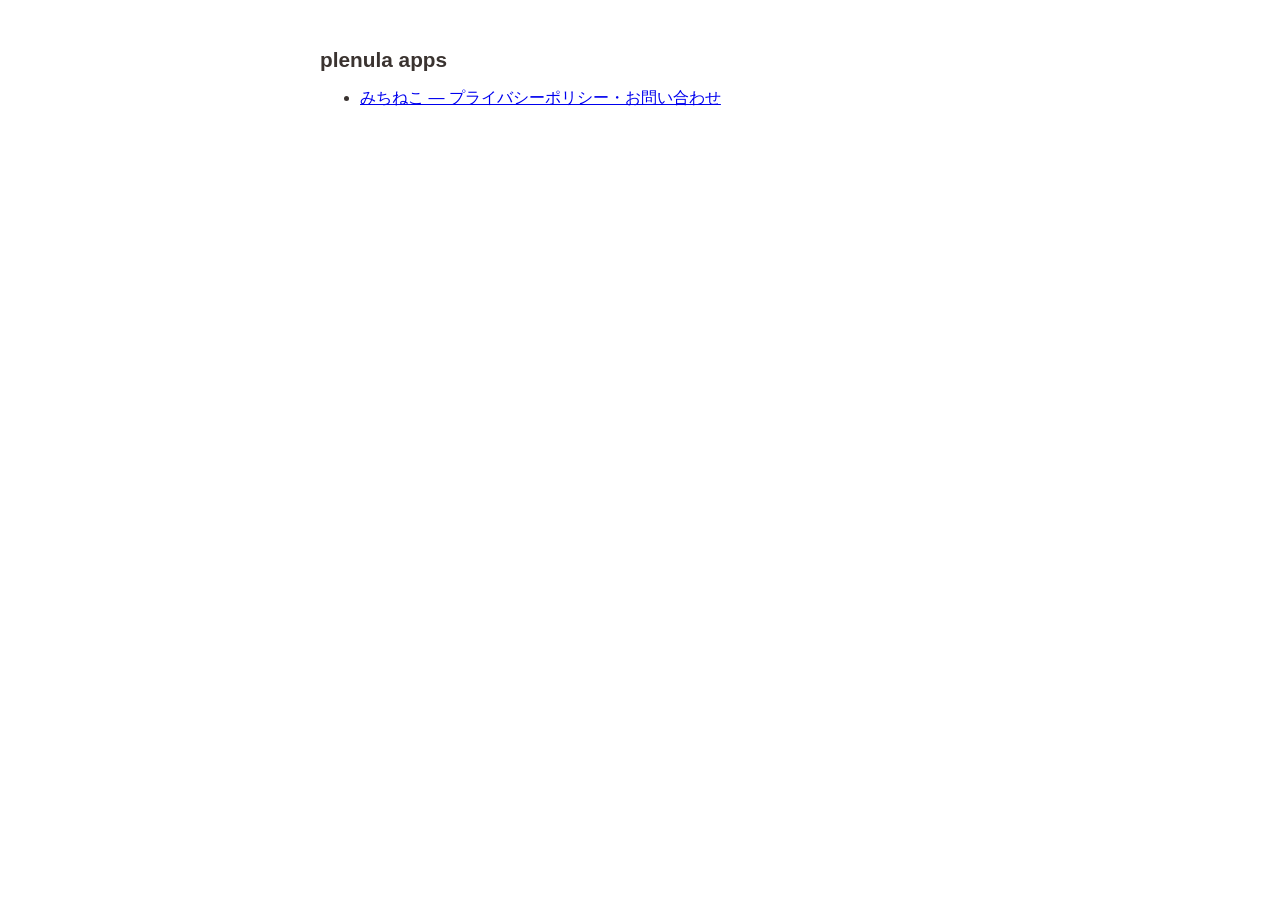
<file: index.html>
<!doctype html>
<html lang="ja">
<meta charset="utf-8">
<meta name="viewport" content="width=device-width, initial-scale=1">
<title>plenula apps</title>
<body style="font-family:-apple-system,'Hiragino Sans',sans-serif;max-width:640px;margin:3rem auto;padding:0 1rem;color:#3a3330;">
<h1 style="font-size:1.3rem;">plenula apps</h1>
<ul>
  <li><a href="./michineko/">みちねこ — プライバシーポリシー・お問い合わせ</a></li>
</ul>
</body>
</html>
</file>
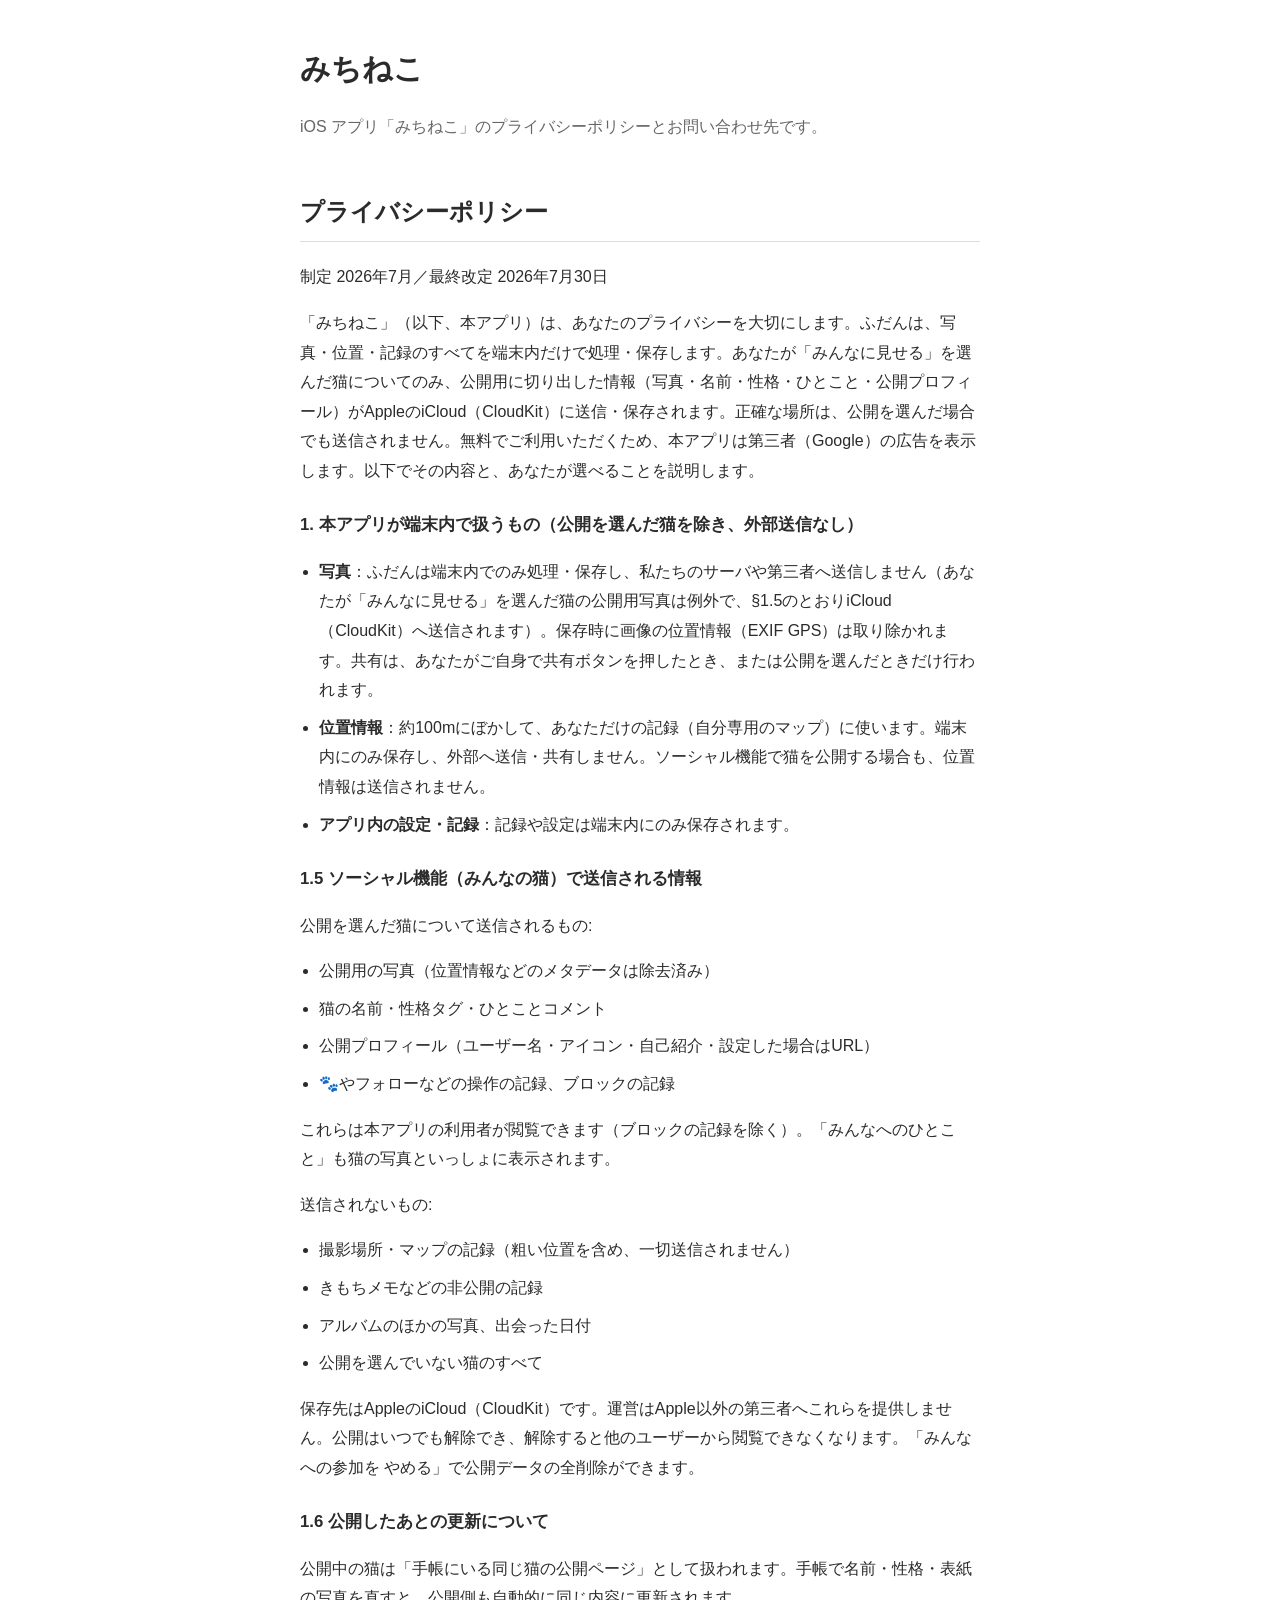
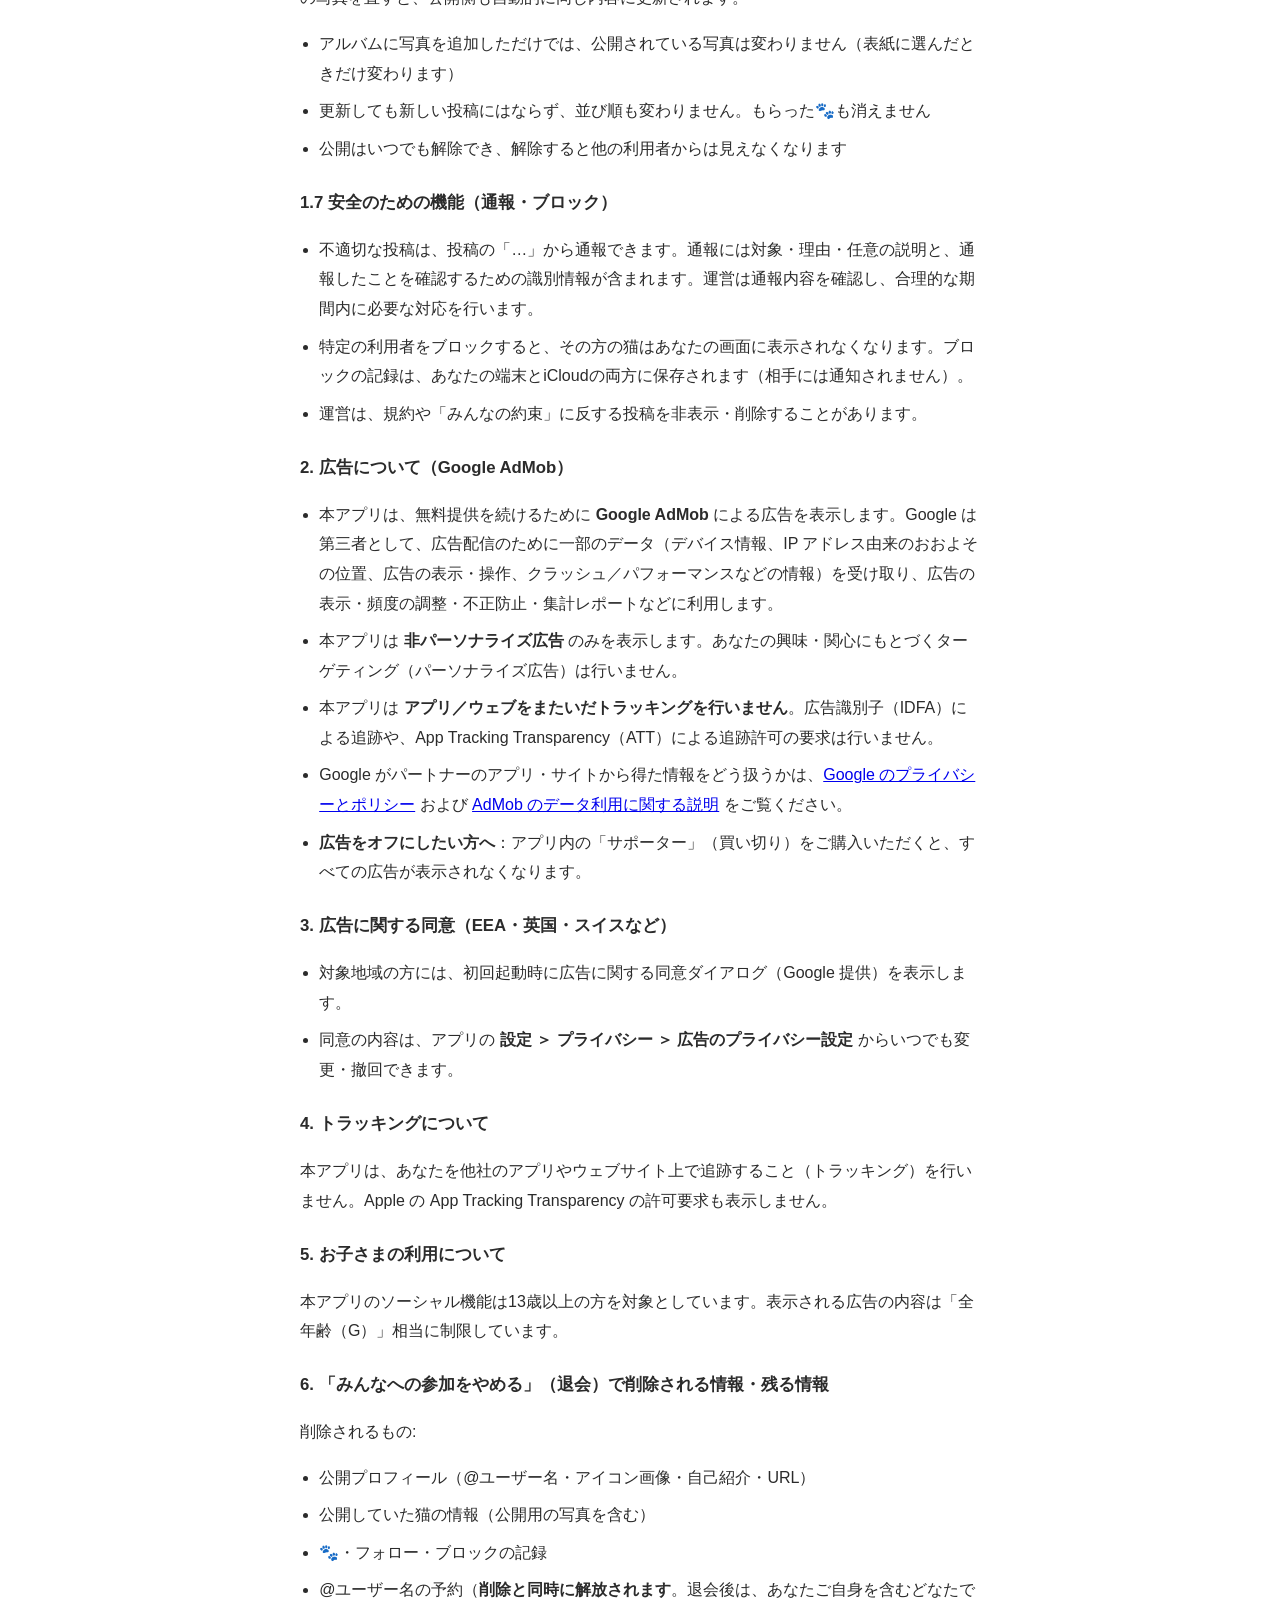
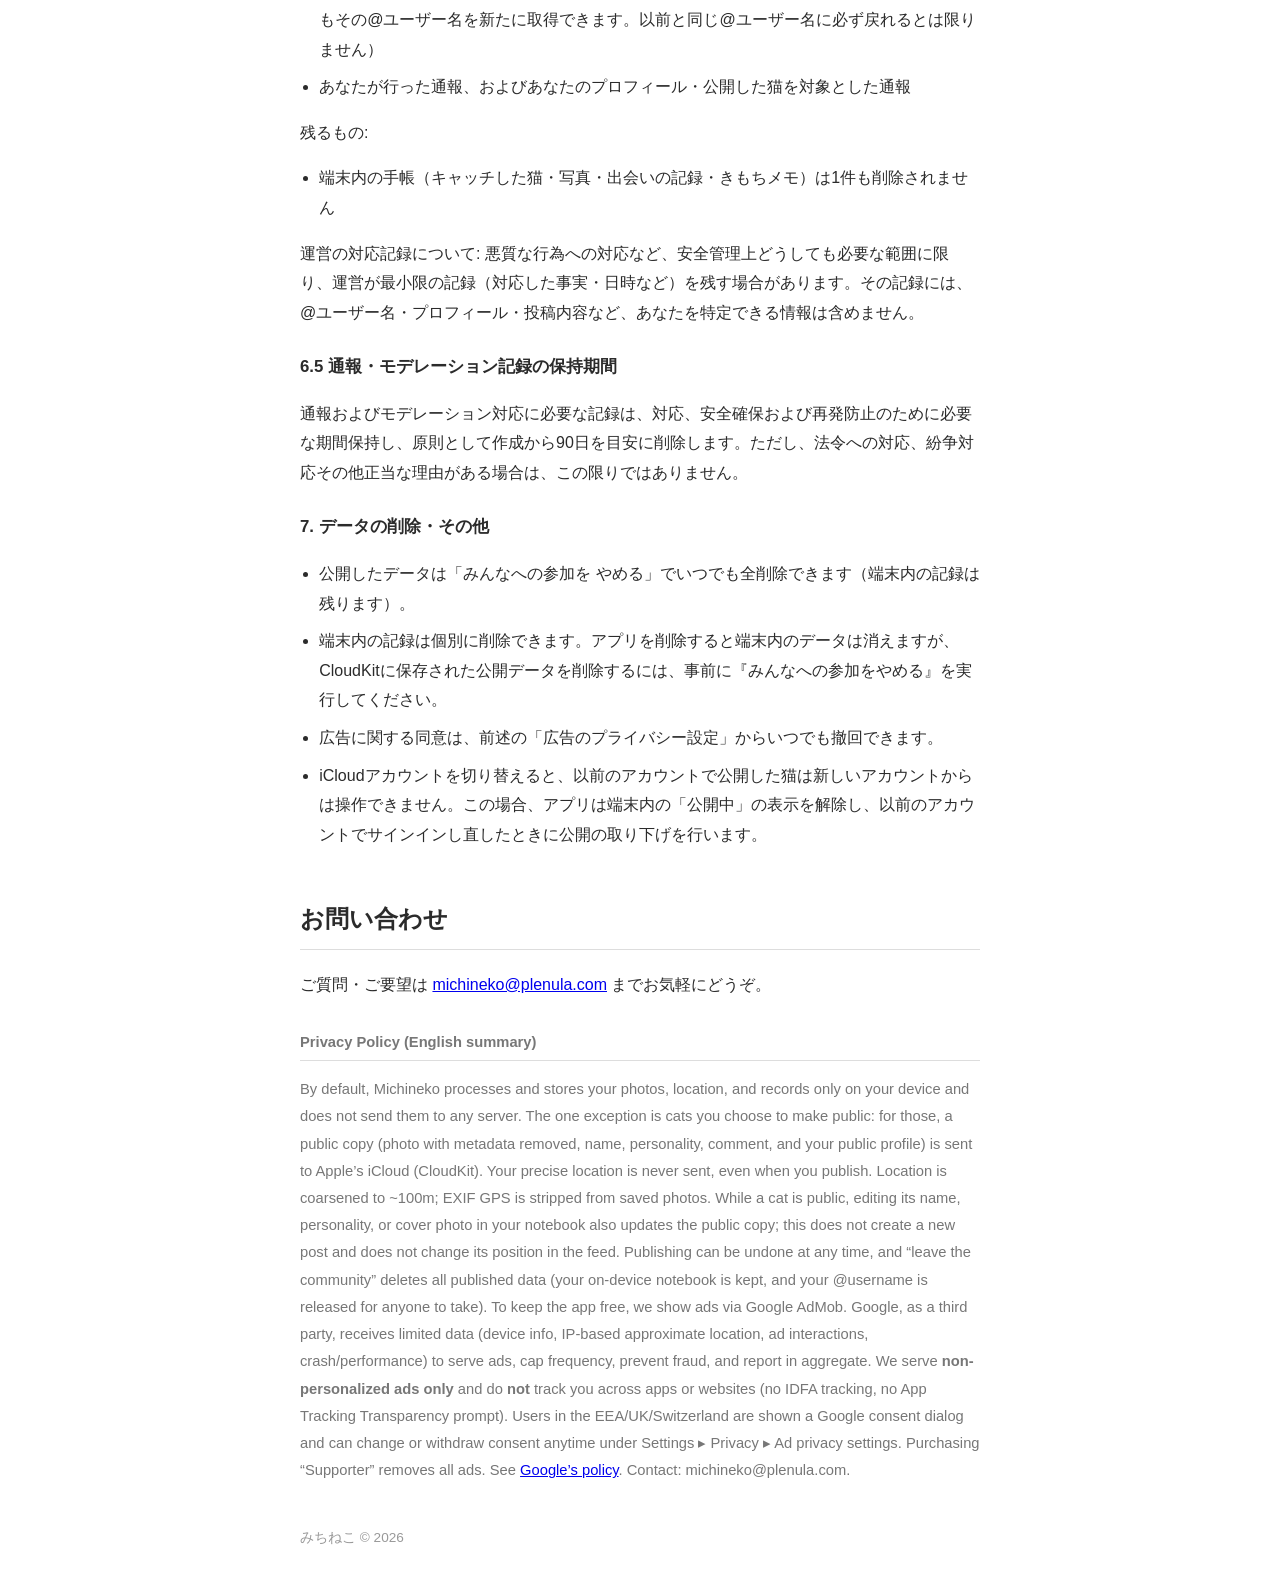
<file: michineko/index.html>
<!DOCTYPE html>
<html lang="ja">
<head>
<meta charset="UTF-8">
<meta name="viewport" content="width=device-width, initial-scale=1">
<title>みちねこ｜プライバシーポリシー・お問い合わせ</title>
<style>
  :root { color-scheme: light dark; }
  body { font-family: -apple-system, "Hiragino Sans", sans-serif; max-width: 680px;
         margin: 40px auto; padding: 0 20px; line-height: 1.85; color: #2b2b2b; }
  @media (prefers-color-scheme: dark){ body{ color:#e8e8e8; background:#1c1c1e; } a{ color:#7fb0e0 } }
  h1 { font-size: 1.9rem; margin-bottom: .2em; }
  h2 { margin-top: 2em; border-bottom: 1px solid #ddd; padding-bottom: .3em; }
  h3 { margin-top: 1.4em; font-size: 1.05rem; }
  .lead { color: #666; }
  ul { padding-left: 1.2em; }
  li { margin: .5em 0; }
  .en { color: #777; font-size: .92rem; }
  footer { color: #999; font-size: .85rem; margin-top: 3em; }
</style>
</head>
<body>
  <h1>みちねこ</h1>
  <p class="lead">iOS アプリ「みちねこ」のプライバシーポリシーとお問い合わせ先です。</p>

  <h2>プライバシーポリシー</h2>
  <p>制定 2026年7月／最終改定 2026年7月30日</p>
  <p>「みちねこ」（以下、本アプリ）は、あなたのプライバシーを大切にします。ふだんは、写真・位置・記録のすべてを端末内だけで処理・保存します。あなたが「みんなに見せる」を選んだ猫についてのみ、公開用に切り出した情報（写真・名前・性格・ひとこと・公開プロフィール）がAppleのiCloud（CloudKit）に送信・保存されます。正確な場所は、公開を選んだ場合でも送信されません。無料でご利用いただくため、本アプリは第三者（Google）の広告を表示します。以下でその内容と、あなたが選べることを説明します。</p>

  <h3>1. 本アプリが端末内で扱うもの（公開を選んだ猫を除き、外部送信なし）</h3>
  <ul>
    <li><b>写真</b>：ふだんは端末内でのみ処理・保存し、私たちのサーバや第三者へ送信しません（あなたが「みんなに見せる」を選んだ猫の公開用写真は例外で、§1.5のとおりiCloud（CloudKit）へ送信されます）。保存時に画像の位置情報（EXIF GPS）は取り除かれます。共有は、あなたがご自身で共有ボタンを押したとき、または公開を選んだときだけ行われます。</li>
    <li><b>位置情報</b>：約100mにぼかして、あなただけの記録（自分専用のマップ）に使います。端末内にのみ保存し、外部へ送信・共有しません。ソーシャル機能で猫を公開する場合も、位置情報は送信されません。</li>
    <li><b>アプリ内の設定・記録</b>：記録や設定は端末内にのみ保存されます。</li>
  </ul>

  <h3>1.5 ソーシャル機能（みんなの猫）で送信される情報</h3>
  <p>公開を選んだ猫について送信されるもの:</p>
  <ul>
    <li>公開用の写真（位置情報などのメタデータは除去済み）</li>
    <li>猫の名前・性格タグ・ひとことコメント</li>
    <li>公開プロフィール（ユーザー名・アイコン・自己紹介・設定した場合はURL）</li>
    <li>🐾やフォローなどの操作の記録、ブロックの記録</li>
  </ul>
  <p>これらは本アプリの利用者が閲覧できます（ブロックの記録を除く）。「みんなへのひとこと」も猫の写真といっしょに表示されます。</p>
  <p>送信されないもの:</p>
  <ul>
    <li>撮影場所・マップの記録（粗い位置を含め、一切送信されません）</li>
    <li>きもちメモなどの非公開の記録</li>
    <li>アルバムのほかの写真、出会った日付</li>
    <li>公開を選んでいない猫のすべて</li>
  </ul>
  <p>保存先はAppleのiCloud（CloudKit）です。運営はApple以外の第三者へこれらを提供しません。公開はいつでも解除でき、解除すると他のユーザーから閲覧できなくなります。「みんなへの参加を やめる」で公開データの全削除ができます。</p>

  <h3>1.6 公開したあとの更新について</h3>
  <p>公開中の猫は「手帳にいる同じ猫の公開ページ」として扱われます。手帳で名前・性格・表紙の写真を直すと、公開側も自動的に同じ内容に更新されます。</p>
  <ul>
    <li>アルバムに写真を追加しただけでは、公開されている写真は変わりません（表紙に選んだときだけ変わります）</li>
    <li>更新しても新しい投稿にはならず、並び順も変わりません。もらった🐾も消えません</li>
    <li>公開はいつでも解除でき、解除すると他の利用者からは見えなくなります</li>
  </ul>

  <h3>1.7 安全のための機能（通報・ブロック）</h3>
  <ul>
    <li>不適切な投稿は、投稿の「…」から通報できます。通報には対象・理由・任意の説明と、通報したことを確認するための識別情報が含まれます。運営は通報内容を確認し、合理的な期間内に必要な対応を行います。</li>
    <li>特定の利用者をブロックすると、その方の猫はあなたの画面に表示されなくなります。ブロックの記録は、あなたの端末とiCloudの両方に保存されます（相手には通知されません）。</li>
    <li>運営は、規約や「みんなの約束」に反する投稿を非表示・削除することがあります。</li>
  </ul>

  <h3>2. 広告について（Google AdMob）</h3>
  <ul>
    <li>本アプリは、無料提供を続けるために <b>Google AdMob</b> による広告を表示します。Google は第三者として、広告配信のために一部のデータ（デバイス情報、IP アドレス由来のおおよその位置、広告の表示・操作、クラッシュ／パフォーマンスなどの情報）を受け取り、広告の表示・頻度の調整・不正防止・集計レポートなどに利用します。</li>
    <li>本アプリは <b>非パーソナライズ広告</b> のみを表示します。あなたの興味・関心にもとづくターゲティング（パーソナライズ広告）は行いません。</li>
    <li>本アプリは <b>アプリ／ウェブをまたいだトラッキングを行いません</b>。広告識別子（IDFA）による追跡や、App Tracking Transparency（ATT）による追跡許可の要求は行いません。</li>
    <li>Google がパートナーのアプリ・サイトから得た情報をどう扱うかは、<a href="https://policies.google.com/technologies/partner-sites" target="_blank" rel="noopener">Google のプライバシーとポリシー</a> および <a href="https://support.google.com/admob/answer/6128543" target="_blank" rel="noopener">AdMob のデータ利用に関する説明</a> をご覧ください。</li>
    <li><b>広告をオフにしたい方へ</b>：アプリ内の「サポーター」（買い切り）をご購入いただくと、すべての広告が表示されなくなります。</li>
  </ul>

  <h3>3. 広告に関する同意（EEA・英国・スイスなど）</h3>
  <ul>
    <li>対象地域の方には、初回起動時に広告に関する同意ダイアログ（Google 提供）を表示します。</li>
    <li>同意の内容は、アプリの <b>設定 ＞ プライバシー ＞ 広告のプライバシー設定</b> からいつでも変更・撤回できます。</li>
  </ul>

  <h3>4. トラッキングについて</h3>
  <p>本アプリは、あなたを他社のアプリやウェブサイト上で追跡すること（トラッキング）を行いません。Apple の App Tracking Transparency の許可要求も表示しません。</p>

  <h3>5. お子さまの利用について</h3>
  <p>本アプリのソーシャル機能は13歳以上の方を対象としています。表示される広告の内容は「全年齢（G）」相当に制限しています。</p>

  <h3>6. 「みんなへの参加をやめる」（退会）で削除される情報・残る情報</h3>
  <p>削除されるもの:</p>
  <ul>
    <li>公開プロフィール（@ユーザー名・アイコン画像・自己紹介・URL）</li>
    <li>公開していた猫の情報（公開用の写真を含む）</li>
    <li>🐾・フォロー・ブロックの記録</li>
    <li>@ユーザー名の予約（<b>削除と同時に解放されます</b>。退会後は、あなたご自身を含むどなたでもその@ユーザー名を新たに取得できます。以前と同じ@ユーザー名に必ず戻れるとは限りません）</li>
    <li>あなたが行った通報、およびあなたのプロフィール・公開した猫を対象とした通報</li>
  </ul>
  <p>残るもの:</p>
  <ul>
    <li>端末内の手帳（キャッチした猫・写真・出会いの記録・きもちメモ）は1件も削除されません</li>
  </ul>
  <p>運営の対応記録について: 悪質な行為への対応など、安全管理上どうしても必要な範囲に限り、運営が最小限の記録（対応した事実・日時など）を残す場合があります。その記録には、@ユーザー名・プロフィール・投稿内容など、あなたを特定できる情報は含めません。</p>

  <h3>6.5 通報・モデレーション記録の保持期間</h3>
  <p>通報およびモデレーション対応に必要な記録は、対応、安全確保および再発防止のために必要な期間保持し、原則として作成から90日を目安に削除します。ただし、法令への対応、紛争対応その他正当な理由がある場合は、この限りではありません。</p>

  <h3>7. データの削除・その他</h3>
  <ul>
    <li>公開したデータは「みんなへの参加を やめる」でいつでも全削除できます（端末内の記録は残ります）。</li>
    <li>端末内の記録は個別に削除できます。アプリを削除すると端末内のデータは消えますが、CloudKitに保存された公開データを削除するには、事前に『みんなへの参加をやめる』を実行してください。</li>
    <li>広告に関する同意は、前述の「広告のプライバシー設定」からいつでも撤回できます。</li>
    <li>iCloudアカウントを切り替えると、以前のアカウントで公開した猫は新しいアカウントからは操作できません。この場合、アプリは端末内の「公開中」の表示を解除し、以前のアカウントでサインインし直したときに公開の取り下げを行います。</li>
  </ul>

  <h2>お問い合わせ</h2>
  <p>ご質問・ご要望は <a href="mailto:michineko@plenula.com">michineko@plenula.com</a> までお気軽にどうぞ。</p>

  <h2 class="en">Privacy Policy (English summary)</h2>
  <p class="en">By default, Michineko processes and stores your photos, location, and records only on your device and does not send them to any server. The one exception is cats you choose to make public: for those, a public copy (photo with metadata removed, name, personality, comment, and your public profile) is sent to Apple’s iCloud (CloudKit). Your precise location is never sent, even when you publish. Location is coarsened to ~100m; EXIF GPS is stripped from saved photos. While a cat is public, editing its name, personality, or cover photo in your notebook also updates the public copy; this does not create a new post and does not change its position in the feed. Publishing can be undone at any time, and “leave the community” deletes all published data (your on-device notebook is kept, and your @username is released for anyone to take). To keep the app free, we show ads via Google AdMob. Google, as a third party, receives limited data (device info, IP-based approximate location, ad interactions, crash/performance) to serve ads, cap frequency, prevent fraud, and report in aggregate. We serve <b>non-personalized ads only</b> and do <b>not</b> track you across apps or websites (no IDFA tracking, no App Tracking Transparency prompt). Users in the EEA/UK/Switzerland are shown a Google consent dialog and can change or withdraw consent anytime under Settings ▸ Privacy ▸ Ad privacy settings. Purchasing “Supporter” removes all ads. See <a href="https://policies.google.com/technologies/partner-sites" target="_blank" rel="noopener">Google’s policy</a>. Contact: michineko@plenula.com.</p>

  <footer>みちねこ © 2026</footer>
</body>
</html>
</file>
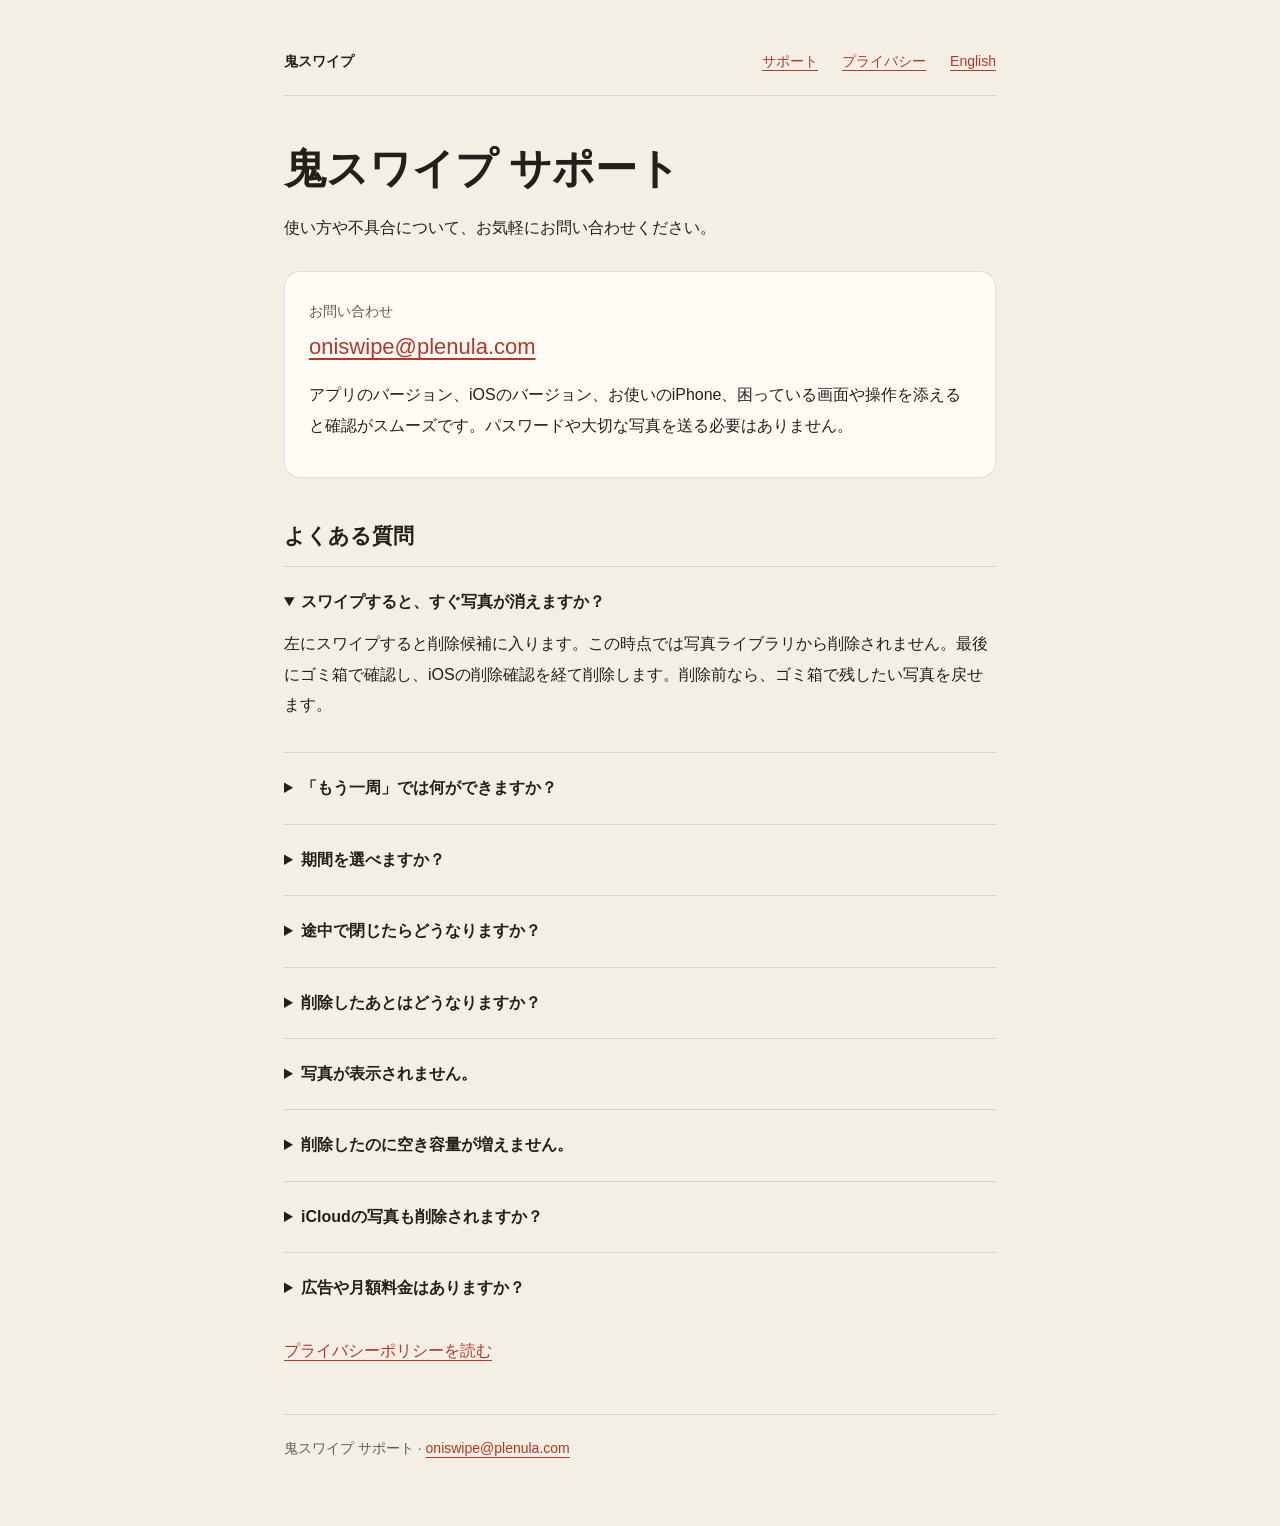
<file: oniswipe/index.html>
<!doctype html><html lang="ja"><head><meta charset="utf-8"><meta name="viewport" content="width=device-width,initial-scale=1"><meta name="description" content="鬼スワイプのサポート。お問い合わせ先はoniswipe@plenula.comです。"><title>サポート｜鬼スワイプ</title><link rel="stylesheet" href="style.css"></head><body><main><nav aria-label="サイト内"><a class="brand" href="./">鬼スワイプ</a><a href="./">サポート</a><a href="privacy.html">プライバシー</a><a href="en/" lang="en" hreflang="en">English</a></nav><h1>鬼スワイプ サポート</h1><p>使い方や不具合について、お気軽にお問い合わせください。</p><div class="contact"><span class="muted">お問い合わせ</span><br><a href="mailto:oniswipe@plenula.com">oniswipe@plenula.com</a><p>アプリのバージョン、iOSのバージョン、お使いのiPhone、困っている画面や操作を添えると確認がスムーズです。パスワードや大切な写真を送る必要はありません。</p></div><h2>よくある質問</h2>
<details open><summary>スワイプすると、すぐ写真が消えますか？</summary><p>左にスワイプすると削除候補に入ります。この時点では写真ライブラリから削除されません。最後にゴミ箱で確認し、iOSの削除確認を経て削除します。削除前なら、ゴミ箱で残したい写真を戻せます。</p></details>
<details><summary>「もう一周」では何ができますか？</summary><p>その周で残した写真だけを、もう一度スワイプして選べます。一度で決めず、自分のペースで絞り込めます。</p></details>
<details><summary>期間を選べますか？</summary><p>「整理する期間」で「全期間」または「期間を指定」を選べます。開始日と終了日の写真も含みます。期間を指定すると、「シーンごと」または「期間内の全写真」を選べます。全写真モードはシーンに分けず、スクリーンショットを含む写真をまとめて扱います。動画は含みません。途中のスワイプと削除候補は期間とモードごとに保存され、切り替えても写真は削除されません。</p></details>
<details><summary>途中で閉じたらどうなりますか？</summary><p>アプリに戻ると「続きから」か「最初からやり直す」を選べます。中断用の「区切る」ボタンはありません。整理するまとまりを「とばす」こともできます。</p></details>
<details><summary>削除したあとはどうなりますか？</summary><p>「次の写真を確認する」で、同じ期間・種類の残りの写真の一覧へ進みます。自動でスワイプを始めず、一覧を確認してから開始できます。対象がなければ期間や種類を選び直せます。「あとで消す」では削除候補を保持して、残りがあればそのまとまりに戻ります。</p></details>
<details><summary>写真が表示されません。</summary><p>iPhoneの「設定」で鬼スワイプの写真アクセスを確認してください。一部の写真だけを許可している場合は、許可した範囲が対象です。写真を追加で選ぶか、必要に応じてアクセス範囲を変更してください。「全期間」の思い出レーンは4枚以上のまとまりを表示します。「期間を指定」では少ない枚数のまとまりも対象になります。撮影日が不明な写真は期間指定には含まれません。画像を読み込めない場合は通信と写真へのアクセスを確認し、「再試行」を押してください。写真が表示されてから選べます。</p></details>
<details><summary>削除したのに空き容量が増えません。</summary><p>削除した写真は通常、写真アプリの「最近削除した項目」に30日間残ります。空き容量の反映には時間がかかる場合もあります。完了画面には削除できた写真の枚数を表示します。端末の空き容量や、写真削除によって減ったGBは表示しません。写真アプリで完全に削除した写真は復元できません。</p><p><a href="https://support.apple.com/ja-jp/104967">Appleの写真削除・復元の案内</a></p></details>
<details><summary>iCloudの写真も削除されますか？</summary><p>iCloud写真を使っている場合、削除はiCloudと同じApple Accountで同期しているほかの端末にも反映されます。このアプリはバックアップや外部ストレージへの退避を行いません。</p></details>
<details><summary>広告や月額料金はありますか？</summary><p>鬼スワイプは買い切りのアプリです。広告やサブスクリプションはありません。購入価格はApp Storeの表示をご確認ください。</p></details><p><a href="privacy.html">プライバシーポリシーを読む</a></p><footer>鬼スワイプ サポート · <a href="mailto:oniswipe@plenula.com">oniswipe@plenula.com</a></footer></main></body></html>
</file>
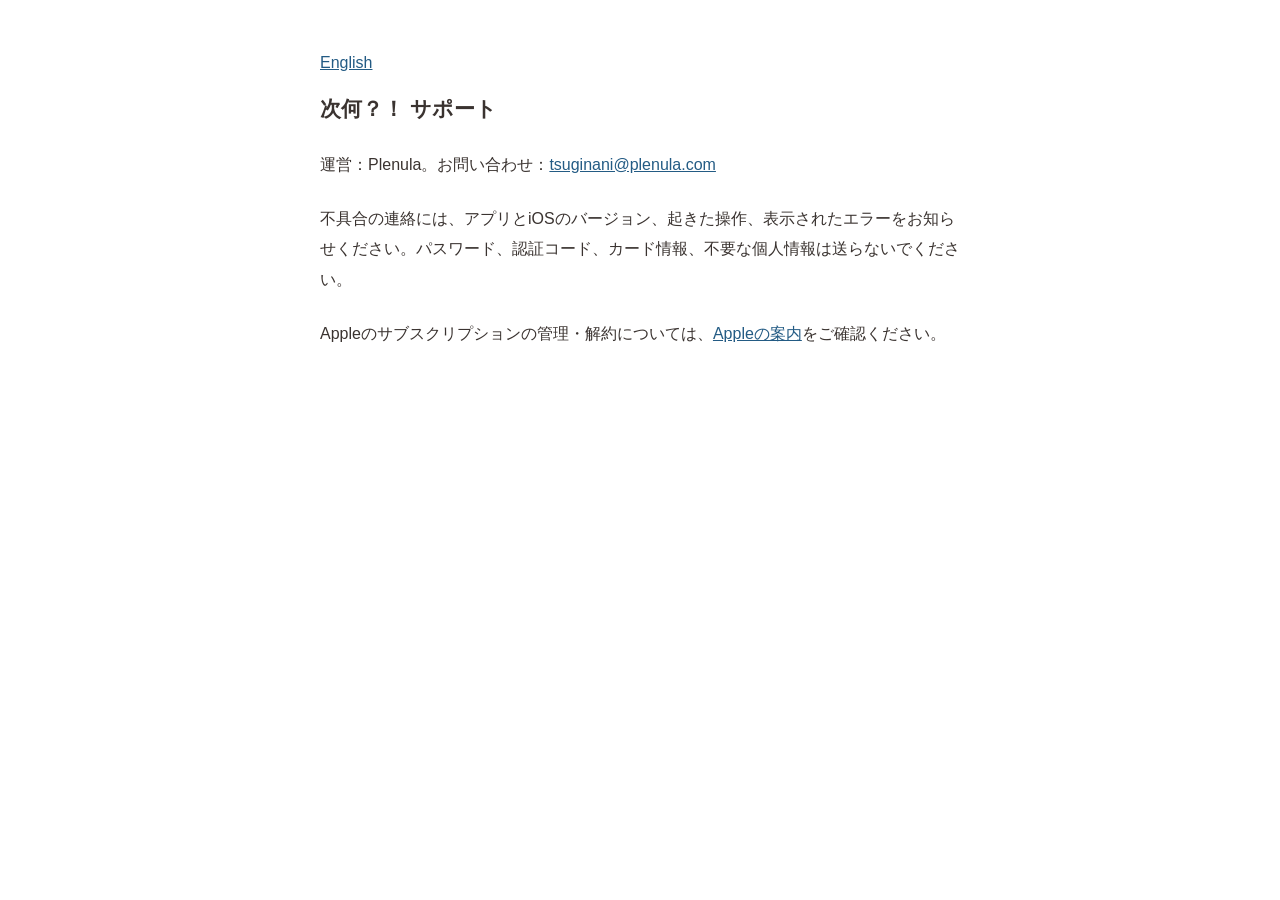
<file: tsuginani/index.html>
<!doctype html>
<html lang="ja">
<head>
<meta charset="utf-8">
<meta name="viewport" content="width=device-width, initial-scale=1">
<title>次何？！ サポート | Plenula</title>
<style>
body{font-family:-apple-system,'Hiragino Sans',sans-serif;max-width:640px;margin:3rem auto;padding:0 1rem;color:#3a3330;background:#fff;line-height:1.9;overflow-wrap:anywhere}
h1{font-size:1.3rem;line-height:1.6}p{margin:1.5rem 0}a{color:#235b84}a:focus-visible{outline:2px solid currentColor;outline-offset:4px}
</style>
</head>
<body>
<nav aria-label="言語"><a href="en/" lang="en" hreflang="en">English</a></nav>
<main>
<h1>次何？！ サポート</h1>
<p>運営：Plenula。お問い合わせ：<a href="mailto:tsuginani@plenula.com">tsuginani@plenula.com</a></p>
<p>不具合の連絡には、アプリとiOSのバージョン、起きた操作、表示されたエラーをお知らせください。パスワード、認証コード、カード情報、不要な個人情報は送らないでください。</p>
<p>Appleのサブスクリプションの管理・解約については、<a href="https://support.apple.com/en-us/118428">Appleの案内</a>をご確認ください。</p>
</main>
</body>
</html>
</file>
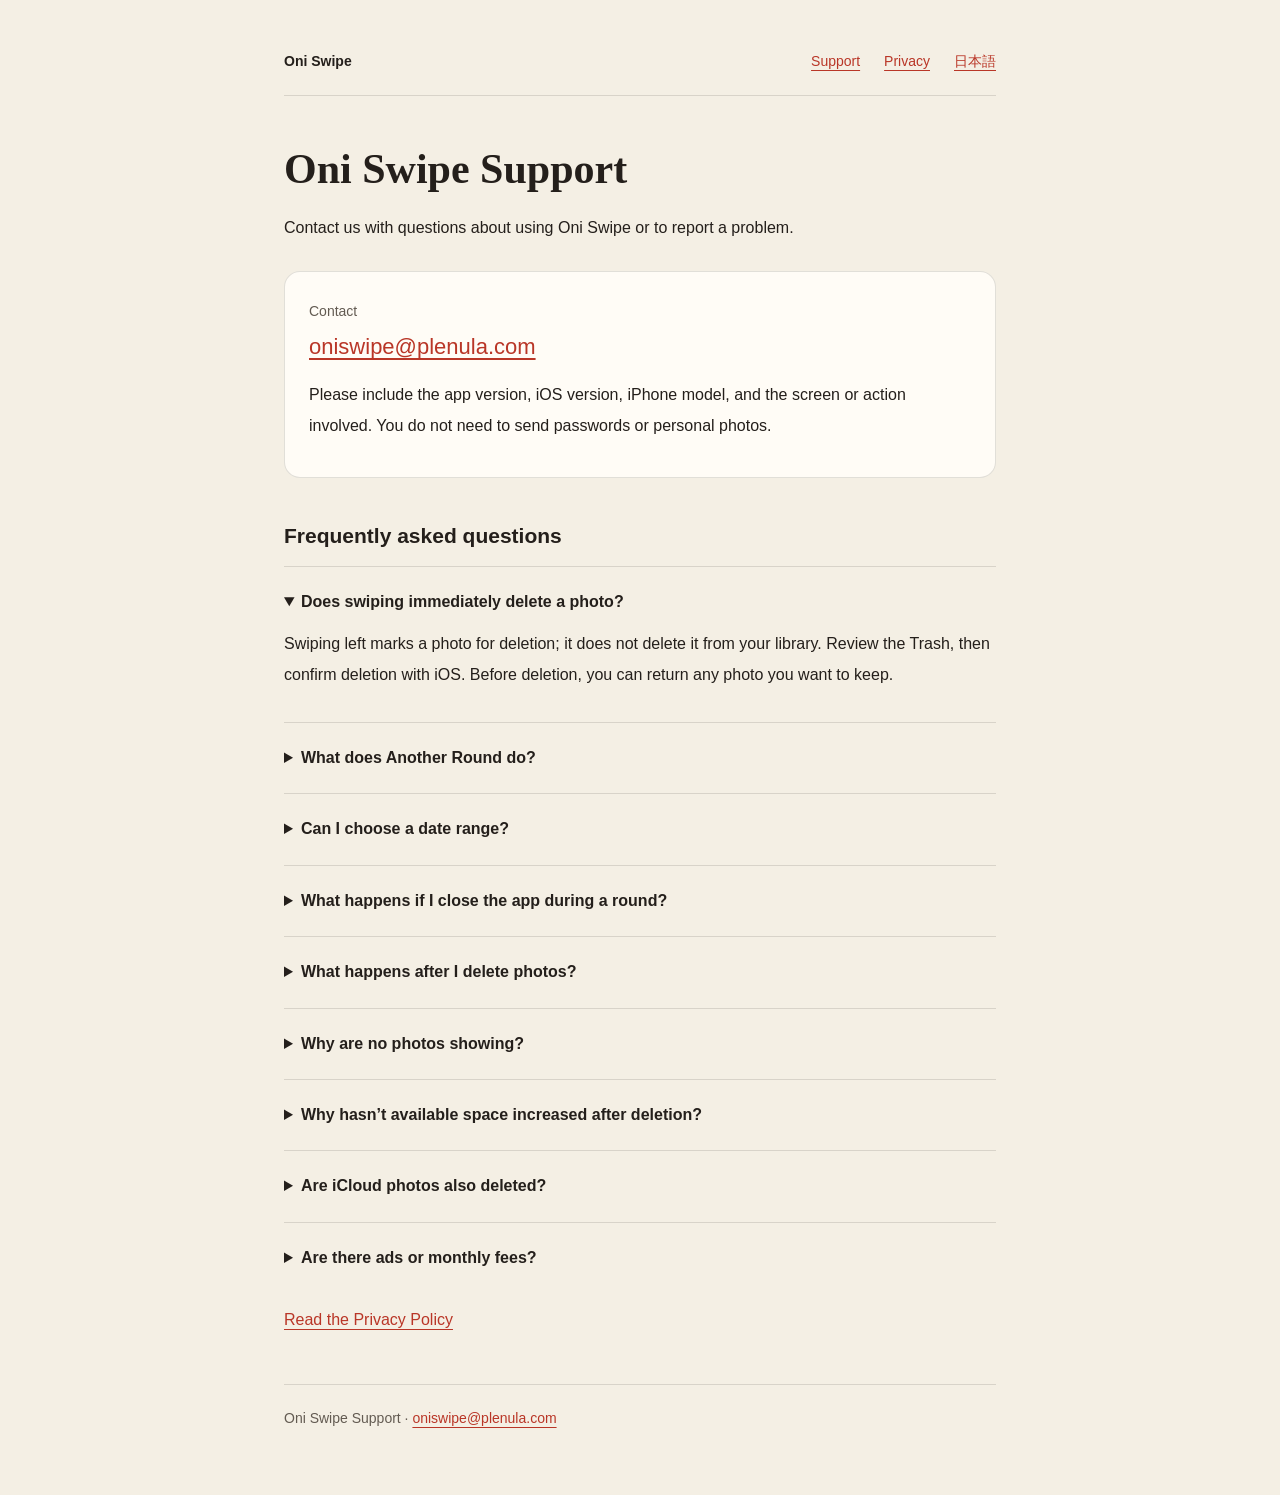
<file: oniswipe/en/index.html>
<!doctype html><html lang="en"><head><meta charset="utf-8"><meta name="viewport" content="width=device-width,initial-scale=1"><meta name="description" content="Oni Swipe support. Contact oniswipe@plenula.com."><title>Oni Swipe Support | Oni Swipe</title><link rel="stylesheet" href="../style.css"></head><body><main><nav aria-label="Site navigation"><a class="brand" href="./">Oni Swipe</a><a href="./">Support</a><a href="privacy.html">Privacy</a><a href="../index.html" lang="ja" hreflang="ja">日本語</a></nav><h1>Oni Swipe Support</h1><p>Contact us with questions about using Oni Swipe or to report a problem.</p><div class="contact"><span class="muted">Contact</span><br><a href="mailto:oniswipe@plenula.com">oniswipe@plenula.com</a><p>Please include the app version, iOS version, iPhone model, and the screen or action involved. You do not need to send passwords or personal photos.</p></div><h2>Frequently asked questions</h2>
<details open><summary>Does swiping immediately delete a photo?</summary><p>Swiping left marks a photo for deletion; it does not delete it from your library. Review the Trash, then confirm deletion with iOS. Before deletion, you can return any photo you want to keep.</p></details>
<details><summary>What does Another Round do?</summary><p>It lets you swipe through only the photos you kept on the previous round. You can narrow down your choices at your own pace.</p></details>
<details><summary>Can I choose a date range?</summary><p>Choose a Period lets you select All Dates or Custom Dates. Both the start and end dates are included. With Custom Dates, choose By Scene or All Photos in This Period. All Photos reviews the selected period as one group, including screenshots and excluding videos. Each period and mode keeps its own unfinished round and deletion candidates. Switching them does not delete photos.</p></details>
<details><summary>What happens if I close the app during a round?</summary><p>When you return, choose Resume or Start Over. There is no Pause button. You can also skip the current group.</p></details>
<details><summary>What happens after I delete photos?</summary><p>Review the Next Photos opens a review screen for the remaining photos in the same period and category. Swiping does not begin automatically; you can review the group before starting. If none remain, you can choose another period or category. Delete Later keeps your deletion candidates and returns you to the remaining group when one is available.</p></details>
<details><summary>Why are no photos showing?</summary><p>Check Oni Swipe’s photo access in iPhone Settings. If you allow access to selected photos only, the app can work with only those photos. You can select additional photos or change access as needed. With All Dates selected, Memories shows groups containing at least four eligible photos. Custom Dates also includes smaller groups. Photos without a date taken are excluded from custom periods. If an image cannot load, check your connection and photo access, then tap Retry. You can choose what to keep only after the photo appears.</p></details>
<details><summary>Why hasn’t available space increased after deletion?</summary><p>Deleted photos normally remain in Recently Deleted in Photos for 30 days. Available space may take time to change. The completion screen shows the number of photos successfully deleted. It does not display device available space or gigabytes freed by photo deletion. Photos permanently deleted in Photos cannot be recovered.</p><p><a href="https://support.apple.com/en-us/104967">Apple’s guide to deleting and recovering photos</a></p></details>
<details><summary>Are iCloud photos also deleted?</summary><p>If you use iCloud Photos, deletion also applies to iCloud and other devices syncing with the same Apple Account. Oni Swipe does not back up photos or move them to external storage.</p></details>
<details><summary>Are there ads or monthly fees?</summary><p>Oni Swipe is a one-time purchase, with no ads or subscriptions. Check the App Store for the purchase price.</p></details><p><a href="privacy.html">Read the Privacy Policy</a></p><footer>Oni Swipe Support · <a href="mailto:oniswipe@plenula.com">oniswipe@plenula.com</a></footer></main></body></html>
</file>
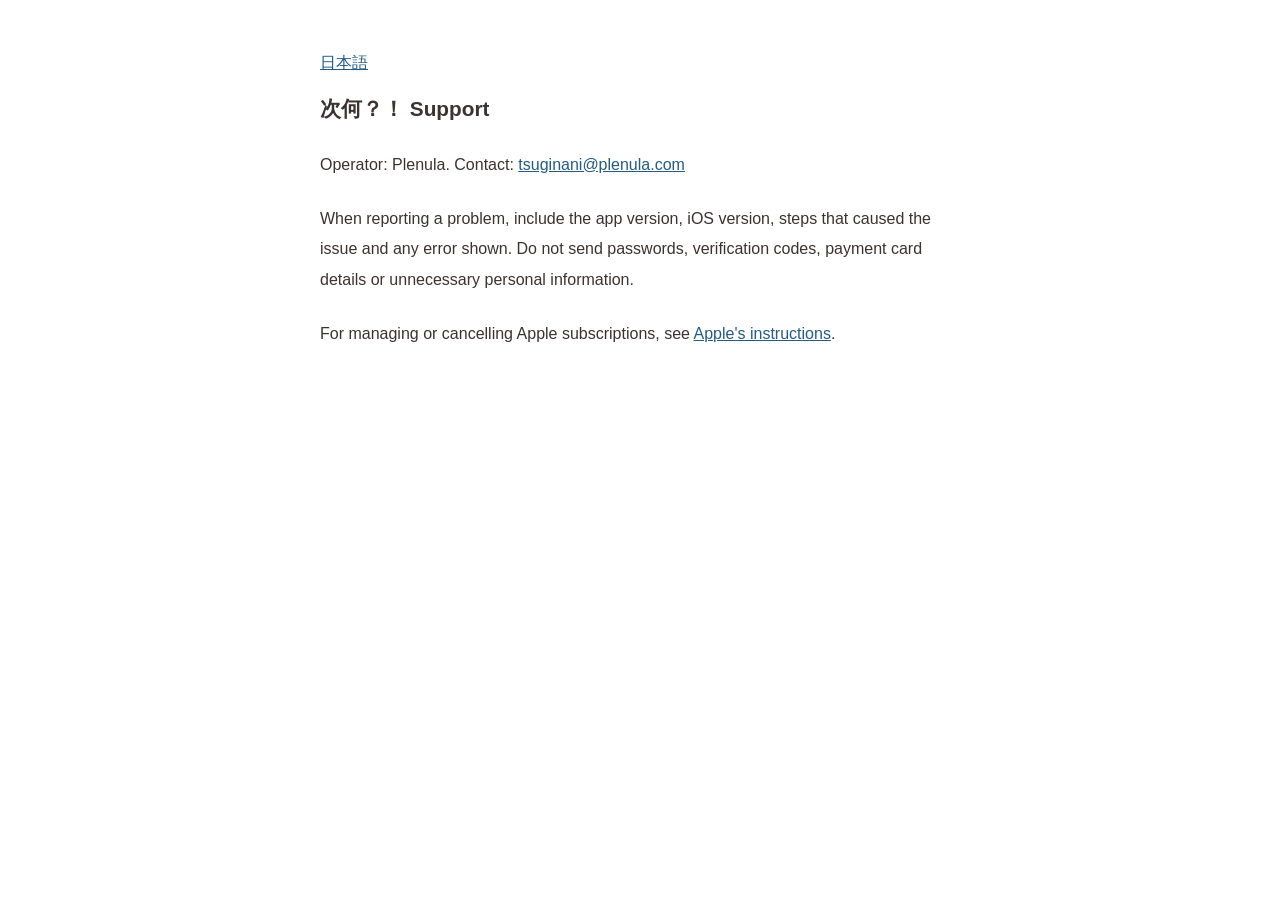
<file: tsuginani/en/index.html>
<!doctype html>
<html lang="en">
<head>
<meta charset="utf-8">
<meta name="viewport" content="width=device-width, initial-scale=1">
<title>次何？！ Support | Plenula</title>
<style>
body{font-family:-apple-system,'Hiragino Sans',sans-serif;max-width:640px;margin:3rem auto;padding:0 1rem;color:#3a3330;background:#fff;line-height:1.9;overflow-wrap:anywhere}
h1{font-size:1.3rem;line-height:1.6}p{margin:1.5rem 0}a{color:#235b84}a:focus-visible{outline:2px solid currentColor;outline-offset:4px}
</style>
</head>
<body>
<nav aria-label="Language"><a href="../" lang="ja" hreflang="ja">日本語</a></nav>
<main>
<h1>次何？！ Support</h1>
<p>Operator: Plenula. Contact: <a href="mailto:tsuginani@plenula.com">tsuginani@plenula.com</a></p>
<p>When reporting a problem, include the app version, iOS version, steps that caused the issue and any error shown. Do not send passwords, verification codes, payment card details or unnecessary personal information.</p>
<p>For managing or cancelling Apple subscriptions, see <a href="https://support.apple.com/en-us/118428">Apple's instructions</a>.</p>
</main>
</body>
</html>
</file>
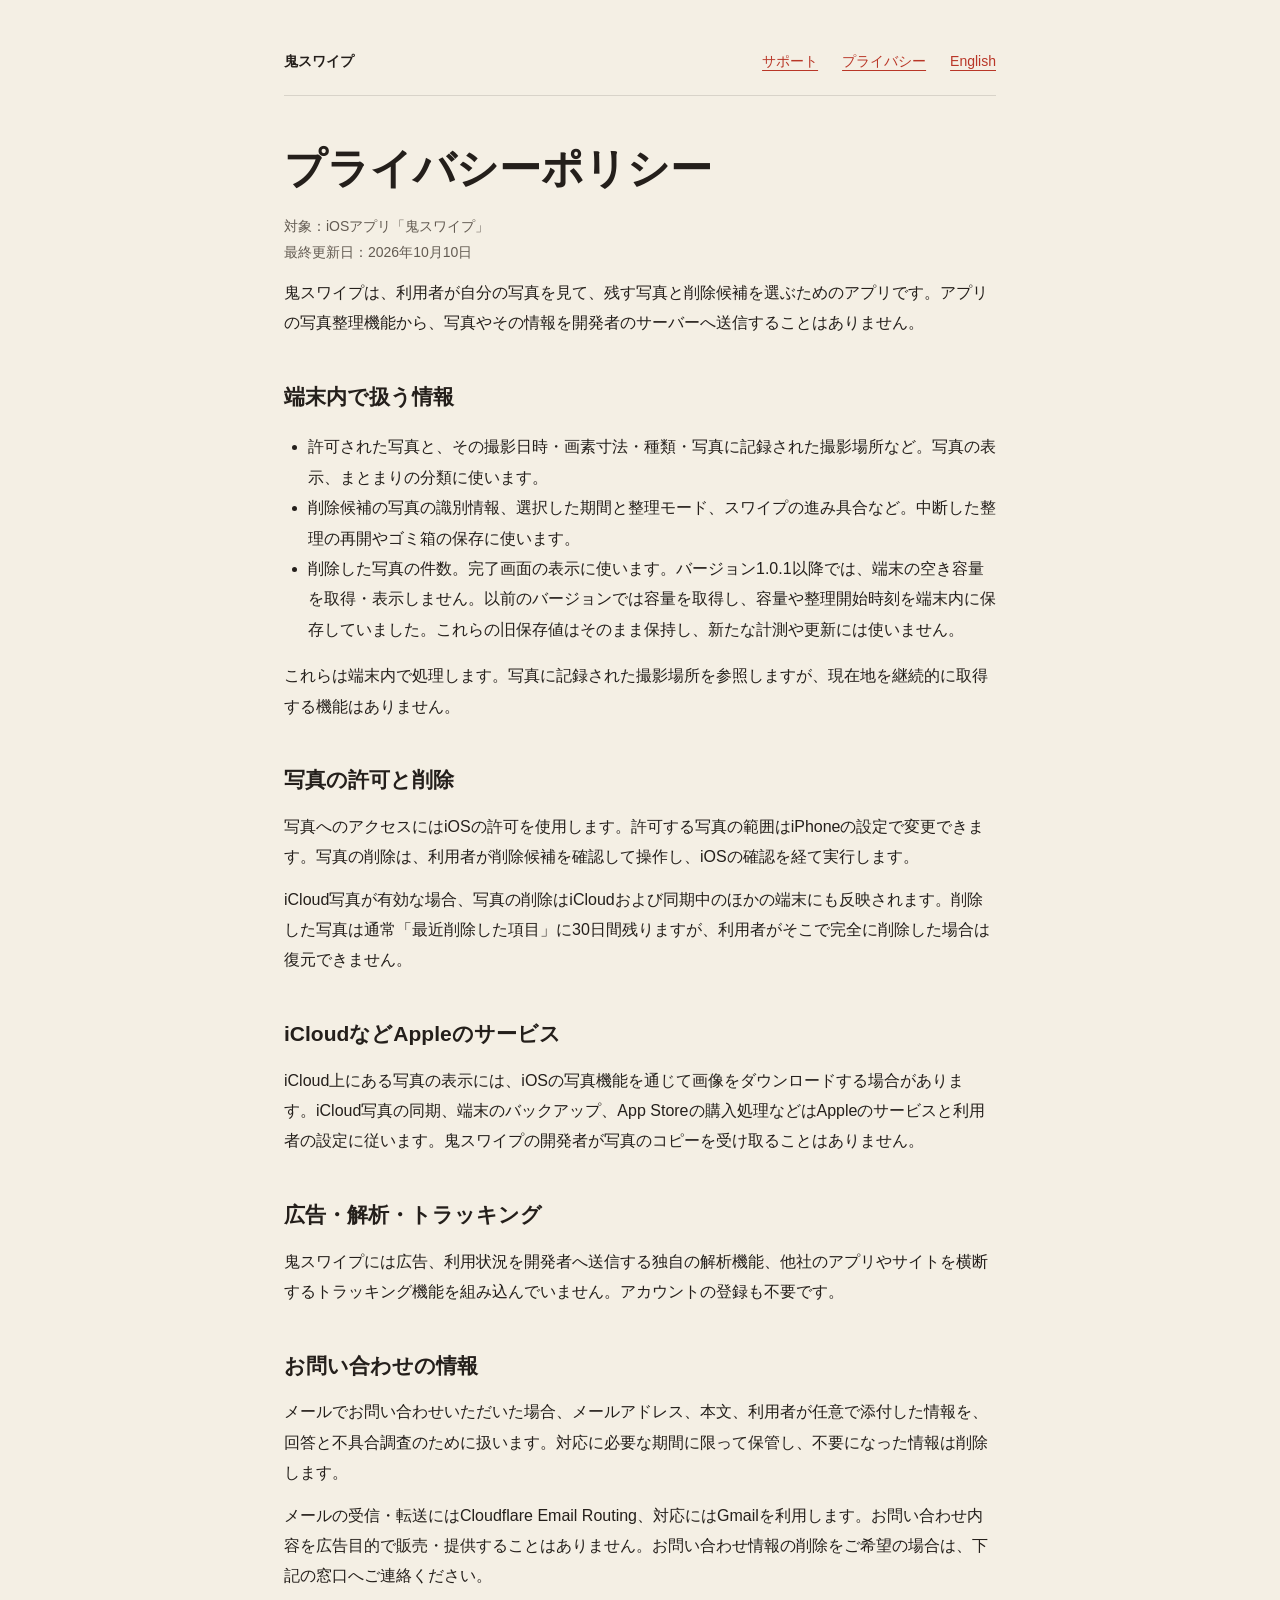
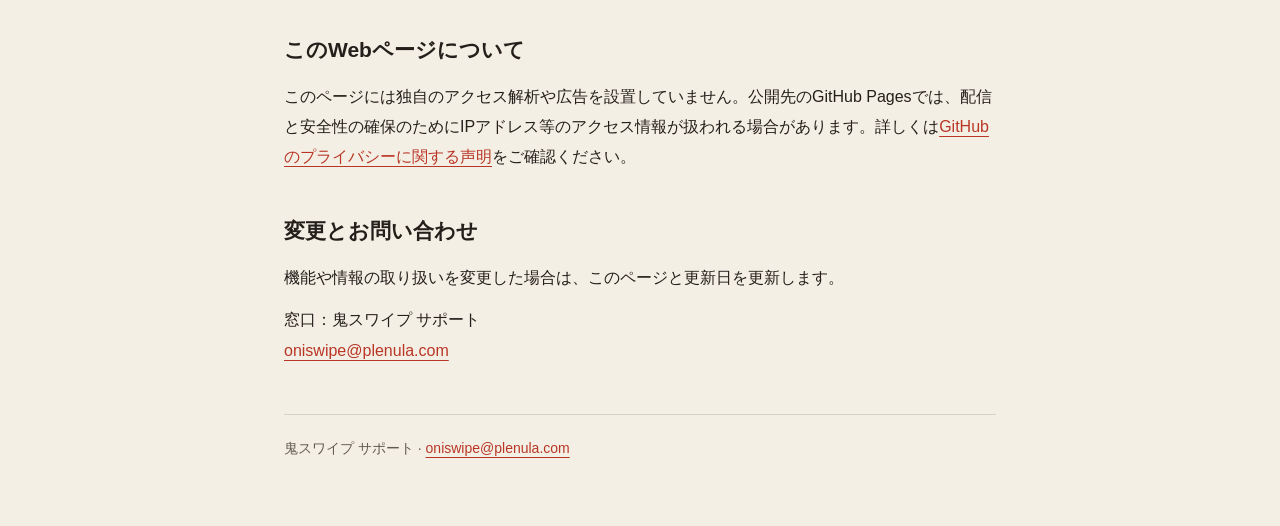
<file: oniswipe/privacy.html>
<!doctype html><html lang="ja"><head><meta charset="utf-8"><meta name="viewport" content="width=device-width,initial-scale=1"><meta name="description" content="鬼スワイプのプライバシーポリシー。お問い合わせ先はoniswipe@plenula.comです。"><title>プライバシーポリシー｜鬼スワイプ</title><link rel="stylesheet" href="style.css"></head><body><main><nav aria-label="サイト内"><a class="brand" href="./">鬼スワイプ</a><a href="./">サポート</a><a href="privacy.html">プライバシー</a><a href="en/privacy.html" lang="en" hreflang="en">English</a></nav><h1>プライバシーポリシー</h1><p class="muted">対象：iOSアプリ「鬼スワイプ」<br>最終更新日：2026年10月10日</p><p>鬼スワイプは、利用者が自分の写真を見て、残す写真と削除候補を選ぶためのアプリです。アプリの写真整理機能から、写真やその情報を開発者のサーバーへ送信することはありません。</p>
<h2>端末内で扱う情報</h2><ul><li>許可された写真と、その撮影日時・画素寸法・種類・写真に記録された撮影場所など。写真の表示、まとまりの分類に使います。</li><li>削除候補の写真の識別情報、選択した期間と整理モード、スワイプの進み具合など。中断した整理の再開やゴミ箱の保存に使います。</li><li>削除した写真の件数。完了画面の表示に使います。バージョン1.0.1以降では、端末の空き容量を取得・表示しません。以前のバージョンでは容量を取得し、容量や整理開始時刻を端末内に保存していました。これらの旧保存値はそのまま保持し、新たな計測や更新には使いません。</li></ul><p>これらは端末内で処理します。写真に記録された撮影場所を参照しますが、現在地を継続的に取得する機能はありません。</p>
<h2>写真の許可と削除</h2><p>写真へのアクセスにはiOSの許可を使用します。許可する写真の範囲はiPhoneの設定で変更できます。写真の削除は、利用者が削除候補を確認して操作し、iOSの確認を経て実行します。</p><p>iCloud写真が有効な場合、写真の削除はiCloudおよび同期中のほかの端末にも反映されます。削除した写真は通常「最近削除した項目」に30日間残りますが、利用者がそこで完全に削除した場合は復元できません。</p>
<h2>iCloudなどAppleのサービス</h2><p>iCloud上にある写真の表示には、iOSの写真機能を通じて画像をダウンロードする場合があります。iCloud写真の同期、端末のバックアップ、App Storeの購入処理などはAppleのサービスと利用者の設定に従います。鬼スワイプの開発者が写真のコピーを受け取ることはありません。</p>
<h2>広告・解析・トラッキング</h2><p>鬼スワイプには広告、利用状況を開発者へ送信する独自の解析機能、他社のアプリやサイトを横断するトラッキング機能を組み込んでいません。アカウントの登録も不要です。</p>
<h2>お問い合わせの情報</h2><p>メールでお問い合わせいただいた場合、メールアドレス、本文、利用者が任意で添付した情報を、回答と不具合調査のために扱います。対応に必要な期間に限って保管し、不要になった情報は削除します。</p><p>メールの受信・転送にはCloudflare Email Routing、対応にはGmailを利用します。お問い合わせ内容を広告目的で販売・提供することはありません。お問い合わせ情報の削除をご希望の場合は、下記の窓口へご連絡ください。</p>
<h2>このWebページについて</h2><p>このページには独自のアクセス解析や広告を設置していません。公開先のGitHub Pagesでは、配信と安全性の確保のためにIPアドレス等のアクセス情報が扱われる場合があります。詳しくは<a href="https://docs.github.com/ja/site-policy/privacy-policies/github-general-privacy-statement">GitHubのプライバシーに関する声明</a>をご確認ください。</p>
<h2>変更とお問い合わせ</h2><p>機能や情報の取り扱いを変更した場合は、このページと更新日を更新します。</p><p>窓口：鬼スワイプ サポート<br><a href="mailto:oniswipe@plenula.com">oniswipe@plenula.com</a></p><footer>鬼スワイプ サポート · <a href="mailto:oniswipe@plenula.com">oniswipe@plenula.com</a></footer></main></body></html>
</file>
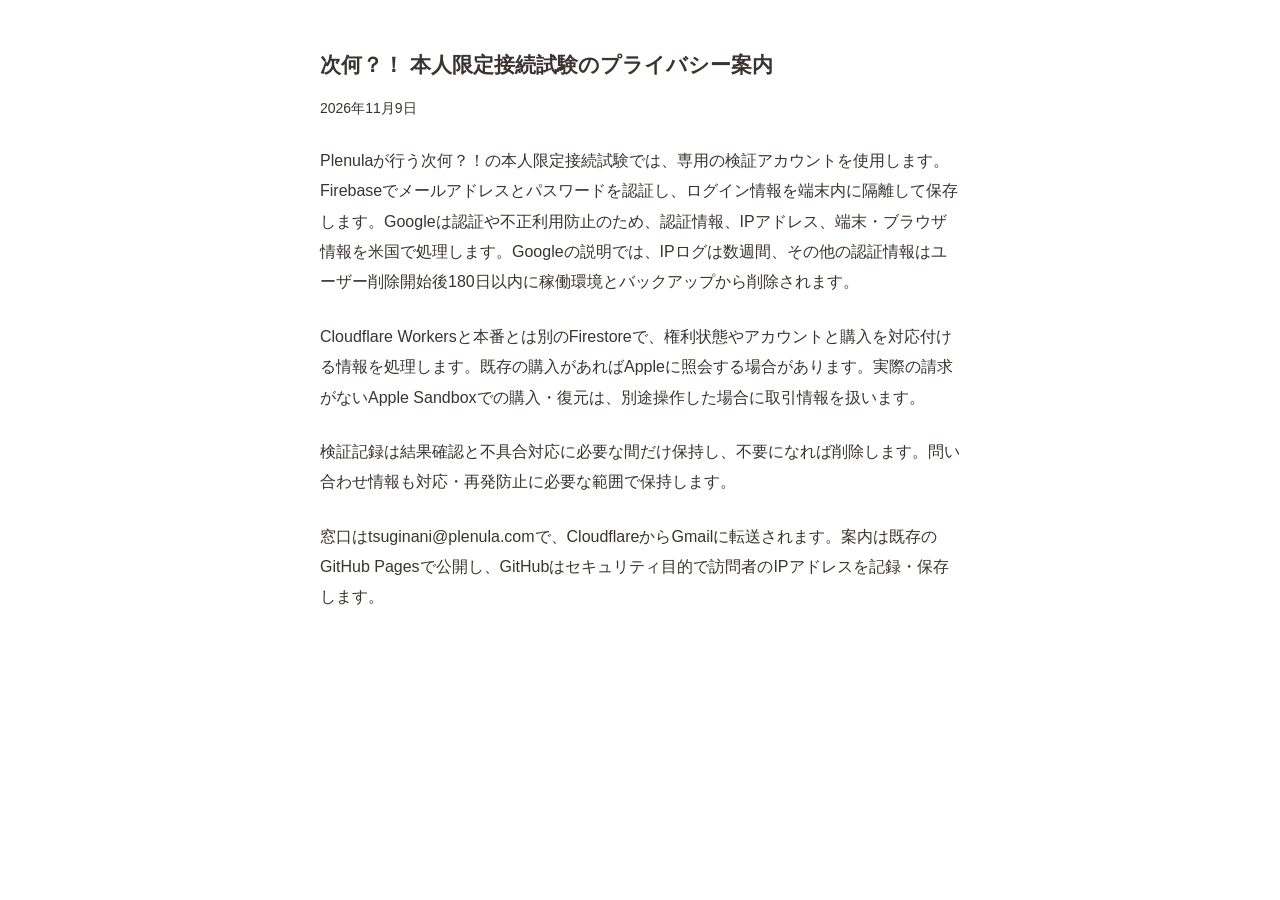
<file: tsuginani/testing-privacy.html>
<!doctype html>
<html lang="ja">
<head>
<meta charset="utf-8">
<meta name="viewport" content="width=device-width, initial-scale=1">
<meta name="robots" content="noindex,nofollow,noarchive">
<title>本人限定接続試験のプライバシー案内 | 次何？！ | Plenula</title>
<style>
body{font-family:-apple-system,'Hiragino Sans',sans-serif;max-width:640px;margin:3rem auto;padding:0 1rem;color:#3a3330;line-height:1.9;overflow-wrap:anywhere}
h1{font-size:1.3rem;line-height:1.6}p{margin:1.5rem 0}.date{font-size:.875rem}
</style>
</head>
<body>
<main>
<h1>次何？！ 本人限定接続試験のプライバシー案内</h1>
<div class="date">2026年11月9日</div>
<p>Plenulaが行う次何？！の本人限定接続試験では、専用の検証アカウントを使用します。Firebaseでメールアドレスとパスワードを認証し、ログイン情報を端末内に隔離して保存します。Googleは認証や不正利用防止のため、認証情報、IPアドレス、端末・ブラウザ情報を米国で処理します。Googleの説明では、IPログは数週間、その他の認証情報はユーザー削除開始後180日以内に稼働環境とバックアップから削除されます。</p>
<p>Cloudflare Workersと本番とは別のFirestoreで、権利状態やアカウントと購入を対応付ける情報を処理します。既存の購入があればAppleに照会する場合があります。実際の請求がないApple Sandboxでの購入・復元は、別途操作した場合に取引情報を扱います。</p>
<p>検証記録は結果確認と不具合対応に必要な間だけ保持し、不要になれば削除します。問い合わせ情報も対応・再発防止に必要な範囲で保持します。</p>
<p>窓口はtsuginani@plenula.comで、CloudflareからGmailに転送されます。案内は既存のGitHub Pagesで公開し、GitHubはセキュリティ目的で訪問者のIPアドレスを記録・保存します。</p>
</main>
</body>
</html>
</file>
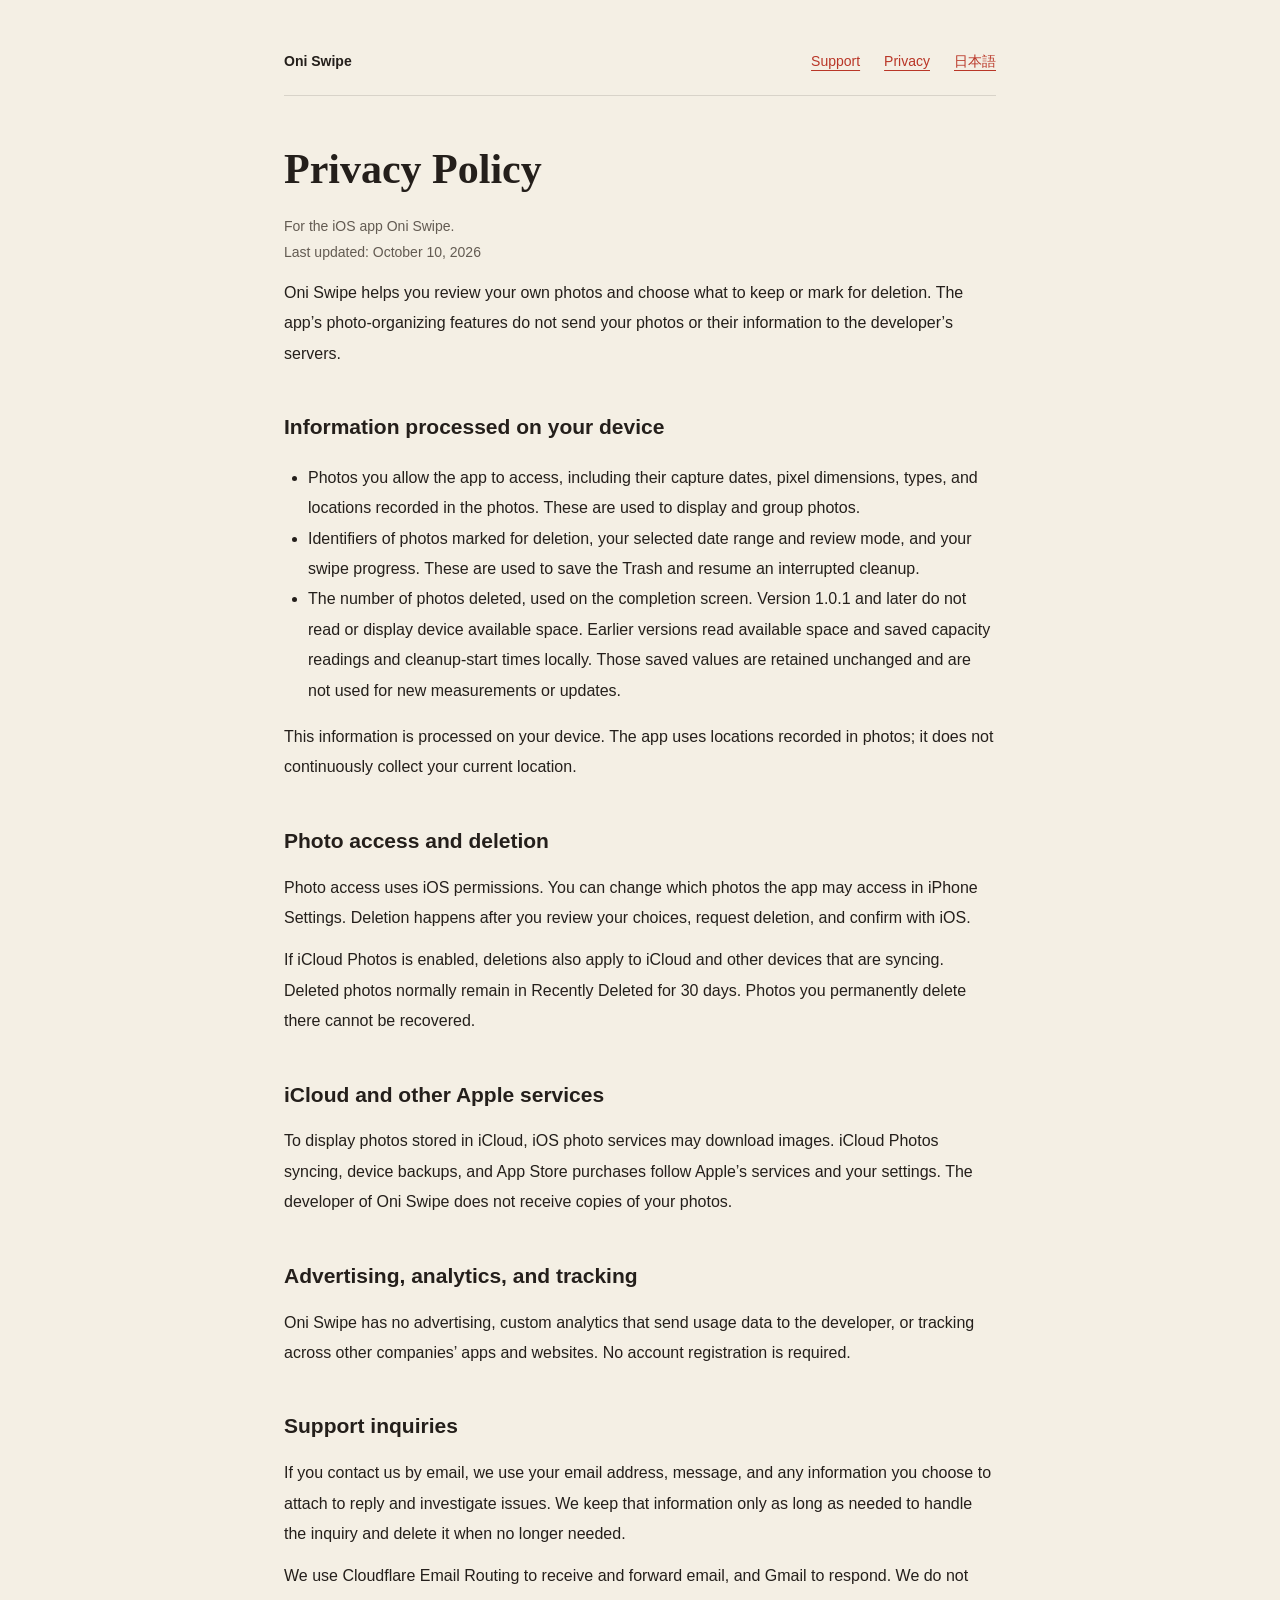
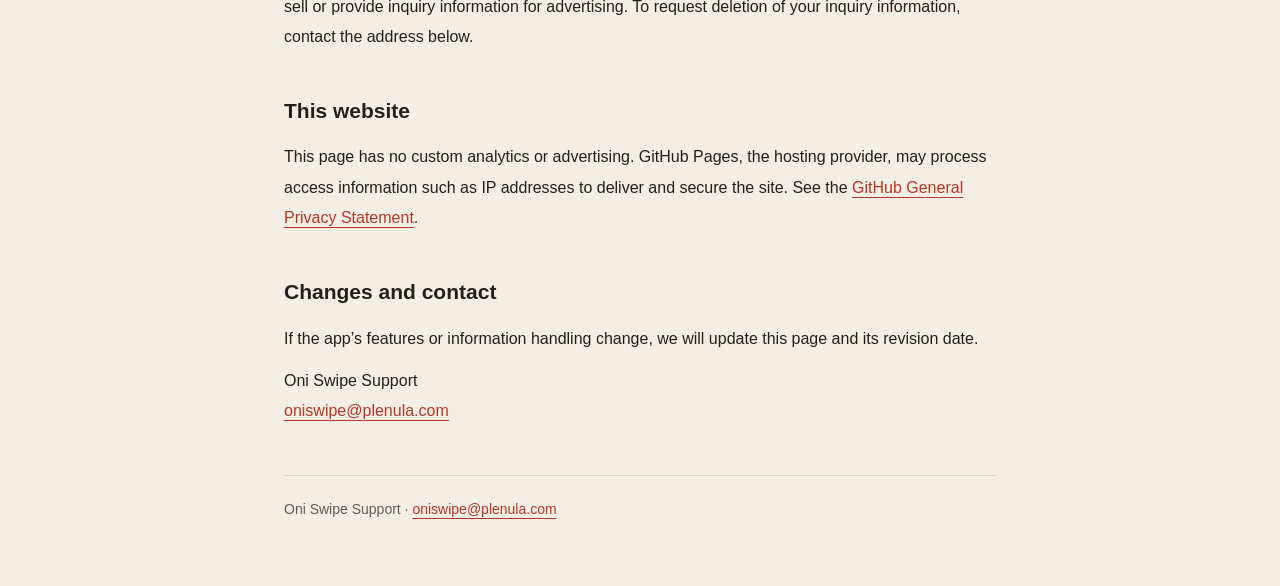
<file: oniswipe/en/privacy.html>
<!doctype html><html lang="en"><head><meta charset="utf-8"><meta name="viewport" content="width=device-width,initial-scale=1"><meta name="description" content="Oni Swipe privacy policy. Contact oniswipe@plenula.com."><title>Privacy Policy | Oni Swipe</title><link rel="stylesheet" href="../style.css"></head><body><main><nav aria-label="Site navigation"><a class="brand" href="./">Oni Swipe</a><a href="./">Support</a><a href="privacy.html">Privacy</a><a href="../privacy.html" lang="ja" hreflang="ja">日本語</a></nav><h1>Privacy Policy</h1><p class="muted">For the iOS app Oni Swipe.<br>Last updated: October 10, 2026</p>
<p>Oni Swipe helps you review your own photos and choose what to keep or mark for deletion. The app’s photo-organizing features do not send your photos or their information to the developer’s servers.</p>
<h2>Information processed on your device</h2><ul><li>Photos you allow the app to access, including their capture dates, pixel dimensions, types, and locations recorded in the photos. These are used to display and group photos.</li><li>Identifiers of photos marked for deletion, your selected date range and review mode, and your swipe progress. These are used to save the Trash and resume an interrupted cleanup.</li><li>The number of photos deleted, used on the completion screen. Version 1.0.1 and later do not read or display device available space. Earlier versions read available space and saved capacity readings and cleanup-start times locally. Those saved values are retained unchanged and are not used for new measurements or updates.</li></ul><p>This information is processed on your device. The app uses locations recorded in photos; it does not continuously collect your current location.</p>
<h2>Photo access and deletion</h2><p>Photo access uses iOS permissions. You can change which photos the app may access in iPhone Settings. Deletion happens after you review your choices, request deletion, and confirm with iOS.</p><p>If iCloud Photos is enabled, deletions also apply to iCloud and other devices that are syncing. Deleted photos normally remain in Recently Deleted for 30 days. Photos you permanently delete there cannot be recovered.</p>
<h2>iCloud and other Apple services</h2><p>To display photos stored in iCloud, iOS photo services may download images. iCloud Photos syncing, device backups, and App Store purchases follow Apple’s services and your settings. The developer of Oni Swipe does not receive copies of your photos.</p>
<h2>Advertising, analytics, and tracking</h2><p>Oni Swipe has no advertising, custom analytics that send usage data to the developer, or tracking across other companies’ apps and websites. No account registration is required.</p>
<h2>Support inquiries</h2><p>If you contact us by email, we use your email address, message, and any information you choose to attach to reply and investigate issues. We keep that information only as long as needed to handle the inquiry and delete it when no longer needed.</p><p>We use Cloudflare Email Routing to receive and forward email, and Gmail to respond. We do not sell or provide inquiry information for advertising. To request deletion of your inquiry information, contact the address below.</p>
<h2>This website</h2><p>This page has no custom analytics or advertising. GitHub Pages, the hosting provider, may process access information such as IP addresses to deliver and secure the site. See the <a href="https://docs.github.com/en/site-policy/privacy-policies/github-general-privacy-statement">GitHub General Privacy Statement</a>.</p>
<h2>Changes and contact</h2><p>If the app’s features or information handling change, we will update this page and its revision date.</p><p>Oni Swipe Support<br><a href="mailto:oniswipe@plenula.com">oniswipe@plenula.com</a></p><footer>Oni Swipe Support · <a href="mailto:oniswipe@plenula.com">oniswipe@plenula.com</a></footer></main></body></html>
</file>
<file: oniswipe/style.css>
:root{color-scheme:light;--paper:#f4efe4;--ink:#241f1b;--red:#b93627}*{box-sizing:border-box}body{margin:0;background:var(--paper);color:var(--ink);font:16px/1.9 -apple-system,BlinkMacSystemFont,"Hiragino Sans",sans-serif}main{max-width:760px;margin:auto;padding:48px 24px 64px}a{color:var(--red);text-underline-offset:4px}nav{display:flex;gap:24px;flex-wrap:wrap;font-size:14px;border-bottom:1px solid #241f1b22;padding-bottom:20px}.brand{text-decoration:none;color:var(--ink);font-weight:700;margin-right:auto}h1{font-family:"Hiragino Mincho ProN",serif;font-size:clamp(28px,6vw,42px);line-height:1.5;margin:42px 0 12px}h2{font-size:21px;margin:38px 0 10px}p{margin:12px 0}.muted,footer{color:#635b52;font-size:14px}.contact{display:block;background:#fffcf6;border:1px solid #241f1b22;border-radius:16px;padding:24px;margin:28px 0;overflow-wrap:anywhere}.contact a{font-size:22px}details{border-top:1px solid #241f1b22;padding:20px 0}summary{cursor:pointer;font-weight:600}summary:focus-visible,a:focus-visible{outline:3px solid #b93627;outline-offset:5px}ul{padding-left:24px}footer{border-top:1px solid #241f1b22;margin-top:48px;padding-top:20px}@media(max-width:420px){main{padding:28px 20px}nav{gap:16px}.contact{padding:20px}.contact a{font-size:20px}}

@media(max-width:420px){h1{font-size:24px}}
</file>
